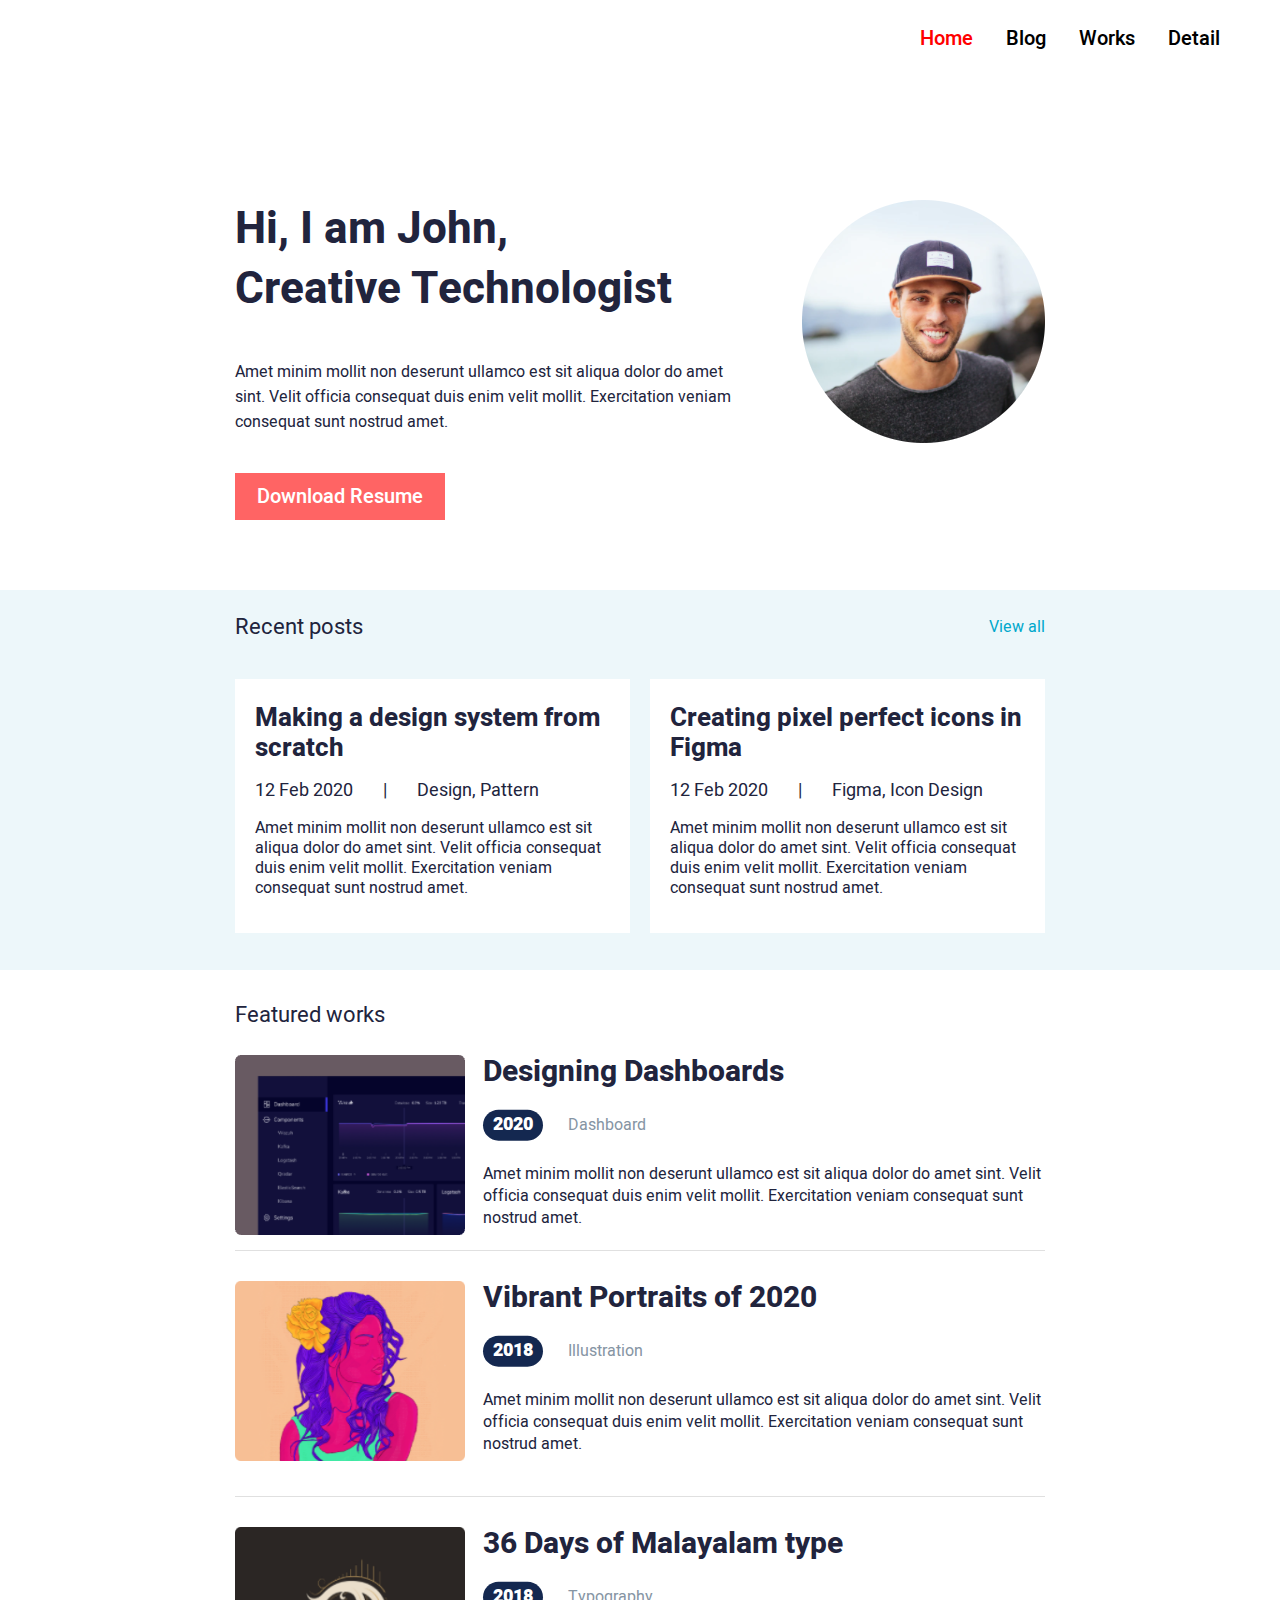
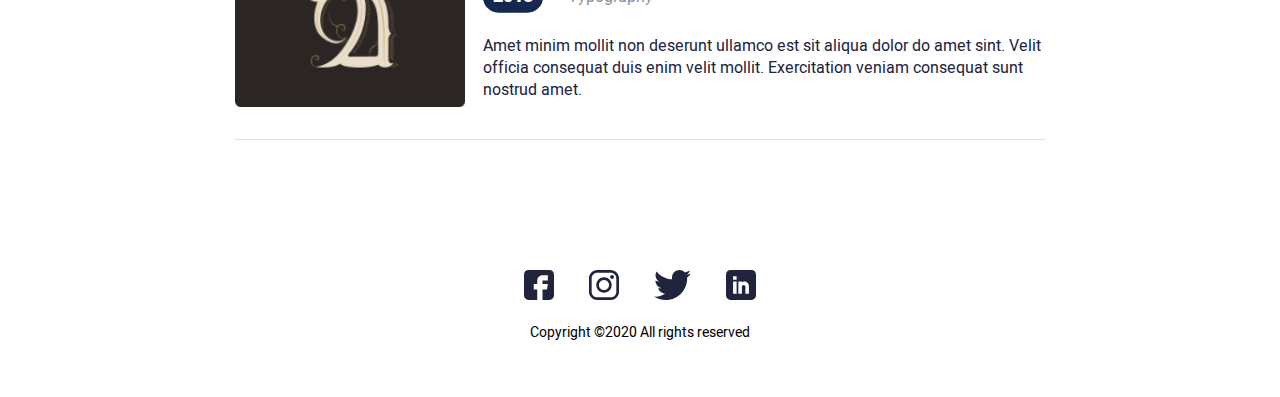
<file: index.html>
<!DOCTYPE html>
<html lang="en">
  <head>
    <meta charset="UTF-8">
    <meta name="viewport" content="width=device-width, initial-scale=1.0">
    <link rel="stylesheet" href="./css/main.css">
    <title>Home</title>
  </head>
  <body>
    <!-- Site Header start -->
    <header class="site-header">
      <div class="header-row">
        <nav class="header__nav">
          <ul class="header__list">
            <li class="header__item">
              <a href="#!" id="active" class="header__link">Home</a>
            </li>
            <li class="header__item">
              <a href="./blog.html" class="header__link">Blog</a>
            </li>
            <li class="header__item">
              <a href="./work.html" class="header__link">Works</a>
            </li>
            <li class="header__item">
              <a href="./detail.html" class="header__link">Detail</a>
            </li>
          </ul>
          <button type="button" class="header__mob">
            <span></span>
            <span></span>
            <span></span>
          </button>
        </nav>
      </div>
    </header>
    <!-- Site Header end -->

    <!-- Site Main start -->
    <main class="site-main">
      <section class="intro-section">
        <div class="container">
          <div class="intro-row">
            <div class="intro-content">
              <h2 class="intro__title">
                Hi, I am John, <br>
                Creative Technologist
              </h2>
              <p class="intro__text">
                Amet minim mollit non deserunt ullamco est sit aliqua dolor do
                amet sint. Velit officia consequat duis enim velit mollit.
                Exercitation veniam consequat sunt nostrud amet.
              </p>
              <a class="intro__btn">Download Resume</a>
            </div>
            <div class="intro-img">
              <img
                src="./images/intro/logo.png"
                alt="logo.png"
                width="243"
                height="243"
               >
            </div>
          </div>
        </div>
      </section>

      <section class="posts">
        <div class="container">
          <div class="posts-row">
            <div class="posts__content">
              <h2 class="posts__title">Recent posts</h2>
              <p class="posts__text">View all</p>
            </div>
            <ul class="posts__list">
              <li class="posts__item">
                <h3 class="posts__item__title">
                  Making a design system from scratch
                </h3>
                <h3 class="posts__item__badge">
                  12 Feb 2020 <span>|</span> Design, Pattern
                </h3>
                <p class="posts__item__text">
                  Amet minim mollit non deserunt ullamco est sit aliqua dolor do
                  amet sint. Velit officia consequat duis enim velit mollit.
                  Exercitation veniam consequat sunt nostrud amet.
                </p>
              </li>
              <li class="posts__item">
                <h3 class="posts__item__title">
                  Creating pixel perfect icons in Figma
                </h3>
                <h3 class="posts__item__badge">
                  12 Feb 2020 <span>|</span> Figma, Icon Design
                </h3>
                <p class="posts__item__text">
                  Amet minim mollit non deserunt ullamco est sit aliqua dolor do
                  amet sint. Velit officia consequat duis enim velit mollit.
                  Exercitation veniam consequat sunt nostrud amet.
                </p>
              </li>
            </ul>
          </div>
        </div>
      </section>

      <section class="works">
        <div class="container">
          <div class="works-row">
            <h2 class="works__title">Featured works</h2>
            <ul class="works__list">
              <li class="works__item">
                <div class="works__item-img">
                  <img
                    src="./images/works/img-01.png"
                    alt="img-01.png"
                    width="246"
                    height="180"
                   >
                </div>
                <div class="works__item-content">
                  <h3 class="item-content__title">Designing Dashboards</h3>
                  <p class="item-content__badge"><span>2020</span> Dashboard</p>
                  <p class="item-content__text">
                    Amet minim mollit non deserunt ullamco est sit aliqua dolor
                    do amet sint. Velit officia consequat duis enim velit
                    mollit. Exercitation veniam consequat sunt nostrud amet.
                  </p>
                </div>
              </li>
              <li class="works__item">
                <div class="works__item-img">
                  <img
                    src="./images/works/img-02.png"
                    alt="img-02.png"
                    width="246"
                    height="180"
                   >
                </div>
                <div class="works__item-content">
                  <h3 class="item-content__title">Vibrant Portraits of 2020</h3>
                  <p class="item-content__badge">
                    <span>2018</span> Illustration
                  </p>
                  <p class="item-content__text">
                    Amet minim mollit non deserunt ullamco est sit aliqua dolor
                    do amet sint. Velit officia consequat duis enim velit
                    mollit. Exercitation veniam consequat sunt nostrud amet.
                  </p>
                </div>
              </li>
              <li class="works__item">
                <div class="works__item-img">
                  <img
                    src="./images/works/img-03.png"
                    alt="img-03.png"
                    width="246"
                    height="184"
                   >
                </div>
                <div class="works__item-content">
                  <h3 class="item-content__title">36 Days of Malayalam type</h3>
                  <p class="item-content__badge">
                    <span>2018</span> Typography
                  </p>
                  <p class="item-content__text">
                    Amet minim mollit non deserunt ullamco est sit aliqua dolor
                    do amet sint. Velit officia consequat duis enim velit
                    mollit. Exercitation veniam consequat sunt nostrud amet.
                  </p>
                </div>
              </li>
            </ul>
          </div>
        </div>
      </section>
    </main>
    <!-- Site Main end -->

    <!-- Footer start -->
    <footer class="site-footer">
      <div class="container">
        <div class="footer-row">
          <ul class="footer__list">
            <li class="footer__item">
              <a href="#!" class="footer__link">
                <img
                  src="./images/footer/fb.svg"
                  alt="fb.svg"
                  width="30"
                  height="30"
                 >
              </a>
            </li>

            <li class="footer__item">
              <a href="#!" class="footer__link">
                <img
                  src="./images/footer/insta.svg"
                  alt="insta.svg"
                  width="30"
                  height="30"
                 >
              </a>
            </li>

            <li class="footer__item">
              <a href="#!" class="footer__link">
                <img
                  src="./images/footer/tw.svg"
                  alt="tw.svg"
                  width="37"
                  height="30"
                 >
              </a>
            </li>

            <li class="footer__item">
              <a href="#!" class="footer__link">
                <img
                  src="./images/footer/linkedin.svg"
                  alt="linkedin.svg"
                  width="30"
                  height="30"
                 >
              </a>
            </li>
          </ul>
          <p class="footer__copyright">Copyright ©2020 All rights reserved</p>
        </div>
      </div>
    </footer>
    <!-- Footer end -->

    <script src="./js/app.js"></script>
  </body>
</html>
</file>
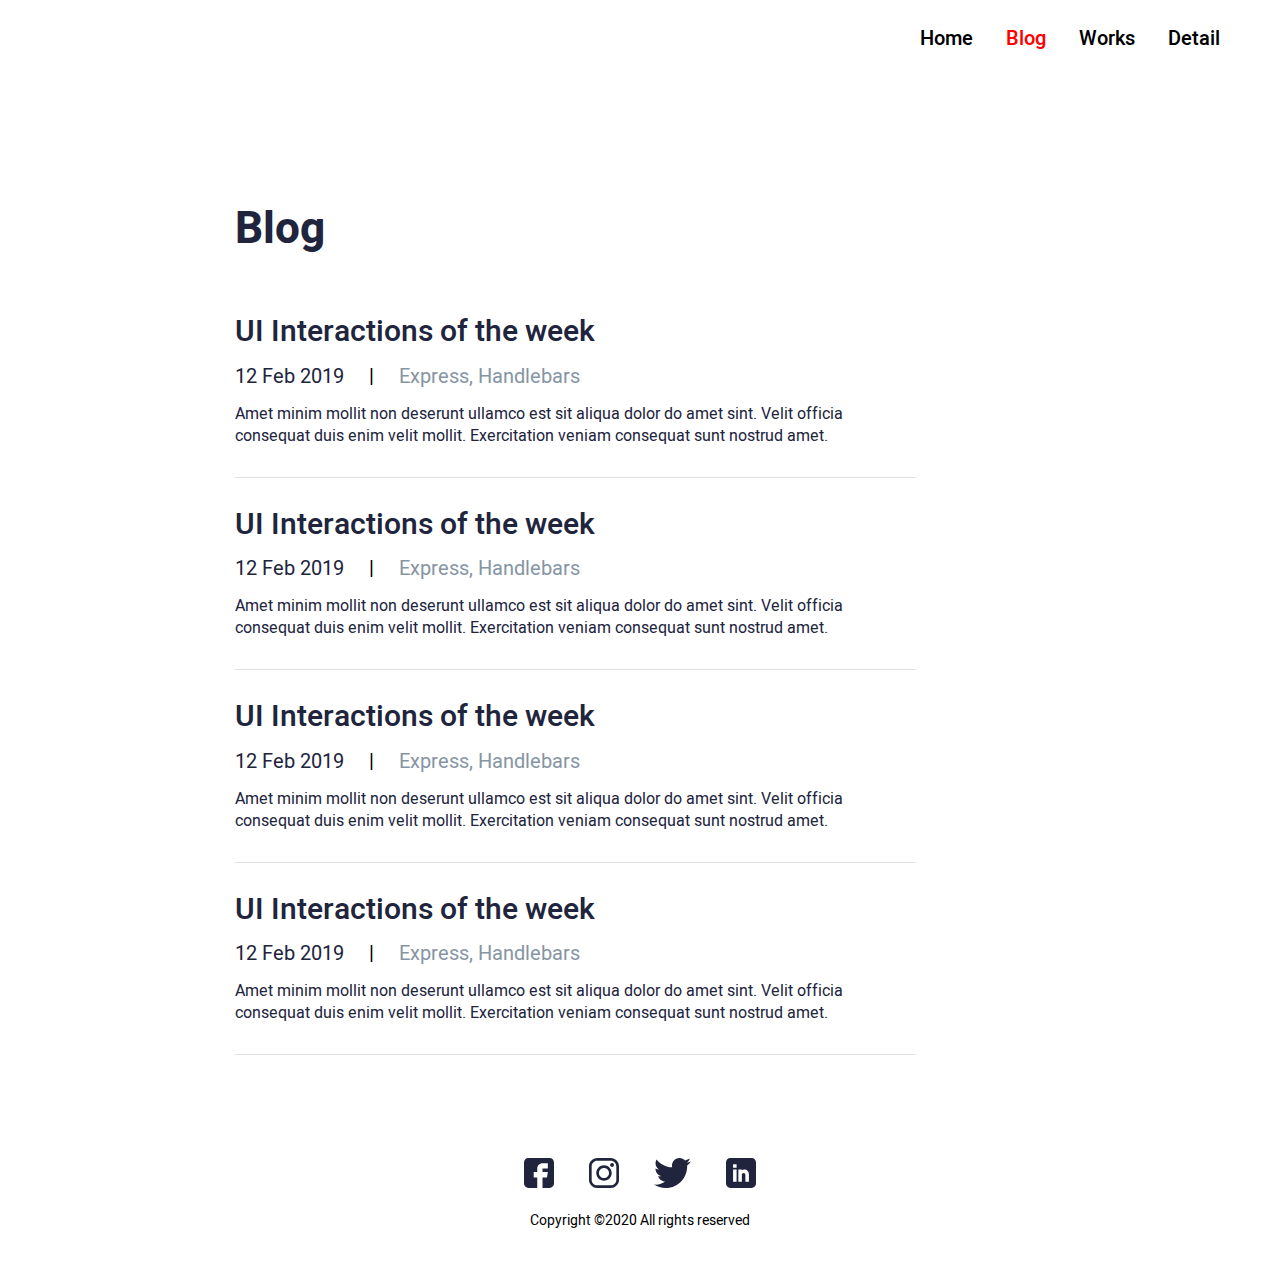
<file: blog.html>
<!DOCTYPE html>
<html lang="en">
  <head>
    <meta charset="UTF-8">
    <meta name="viewport" content="width=device-width, initial-scale=1.0">
    <link rel="stylesheet" href="./css/main.css">
    <title>Blog</title>
  </head>
  <body>
    <!-- Site Header start -->
    <header class="site-header">
      <div class="header-row">
        <nav class="header__nav">
          <ul class="header__list">
            <li class="header__item">
              <a href="./index.html" class="header__link">Home</a>
            </li>
            <li class="header__item">
              <a href="#!" id="active" class="header__link">Blog</a>
            </li>
            <li class="header__item">
              <a href="./work.html" class="header__link">Works</a>
            </li>
            <li class="header__item">
              <a href="./detail.html" class="header__link">Detail</a>
            </li>
          </ul>
          <button type="button" class="header__mob">
            <span></span>
            <span></span>
            <span></span>
          </button>
        </nav>
      </div>
    </header>
    <!-- Site Header end -->

    <!-- Site Main start -->
    <main class="site-main">
      <section class="blog">
        <div class="container">
          <div class="blog-row">
            <h2 class="blog__title">Blog</h2>
            <ul class="blog__list">
              <li class="blog__item">
                <h3 class="blog__item-title">UI Interactions of the week</h3>
                <p class="blog__item-badge">
                  12 Feb 2019 <span>|</span>
                  <span class="light">Express, Handlebars</span>
                </p>
                <p class="blog__item-text">
                  Amet minim mollit non deserunt ullamco est sit aliqua dolor do
                  amet sint. Velit officia consequat duis enim velit mollit.
                  Exercitation veniam consequat sunt nostrud amet.
                </p>
              </li>
              <li class="blog__item">
                <h3 class="blog__item-title">UI Interactions of the week</h3>
                <p class="blog__item-badge">
                  12 Feb 2019 <span>|</span>
                  <span class="light">Express, Handlebars</span>
                </p>
                <p class="blog__item-text">
                  Amet minim mollit non deserunt ullamco est sit aliqua dolor do
                  amet sint. Velit officia consequat duis enim velit mollit.
                  Exercitation veniam consequat sunt nostrud amet.
                </p>
              </li>
              <li class="blog__item">
                <h3 class="blog__item-title">UI Interactions of the week</h3>
                <p class="blog__item-badge">
                  12 Feb 2019 <span>|</span>
                  <span class="light">Express, Handlebars</span>
                </p>
                <p class="blog__item-text">
                  Amet minim mollit non deserunt ullamco est sit aliqua dolor do
                  amet sint. Velit officia consequat duis enim velit mollit.
                  Exercitation veniam consequat sunt nostrud amet.
                </p>
              </li>
              <li class="blog__item">
                <h3 class="blog__item-title">UI Interactions of the week</h3>
                <p class="blog__item-badge">
                  12 Feb 2019 <span>|</span>
                  <span class="light">Express, Handlebars</span>
                </p>
                <p class="blog__item-text">
                  Amet minim mollit non deserunt ullamco est sit aliqua dolor do
                  amet sint. Velit officia consequat duis enim velit mollit.
                  Exercitation veniam consequat sunt nostrud amet.
                </p>
              </li>
            </ul>
          </div>
        </div>
      </section>
    </main>
    <!-- Site Main end -->

    <!-- Footer start -->
    <footer class="site-footer">
      <div class="container">
        <div class="footer-row">
          <ul class="footer__list">
            <li class="footer__item">
              <a href="#!" class="footer__link">
                <img
                  src="./images/footer/fb.svg"
                  alt="fb.svg"
                  width="30"
                  height="30"
                 >
              </a>
            </li>

            <li class="footer__item">
              <a href="#!" class="footer__link">
                <img
                  src="./images/footer/insta.svg"
                  alt="insta.svg"
                  width="30"
                  height="30"
                 >
              </a>
            </li>

            <li class="footer__item">
              <a href="#!" class="footer__link">
                <img
                  src="./images/footer/tw.svg"
                  alt="tw.svg"
                  width="37"
                  height="30"
                 >
              </a>
            </li>

            <li class="footer__item">
              <a href="#!" class="footer__link">
                <img
                  src="./images/footer/linkedin.svg"
                  alt="linkedin.svg"
                  width="30"
                  height="30"
                 >
              </a>
            </li>
          </ul>
          <p class="footer__copyright">Copyright ©2020 All rights reserved</p>
        </div>
      </div>
    </footer>
    <!-- Footer end -->
    
    <script src="./js/app.js"></script>
  </body>
</html>
</file>
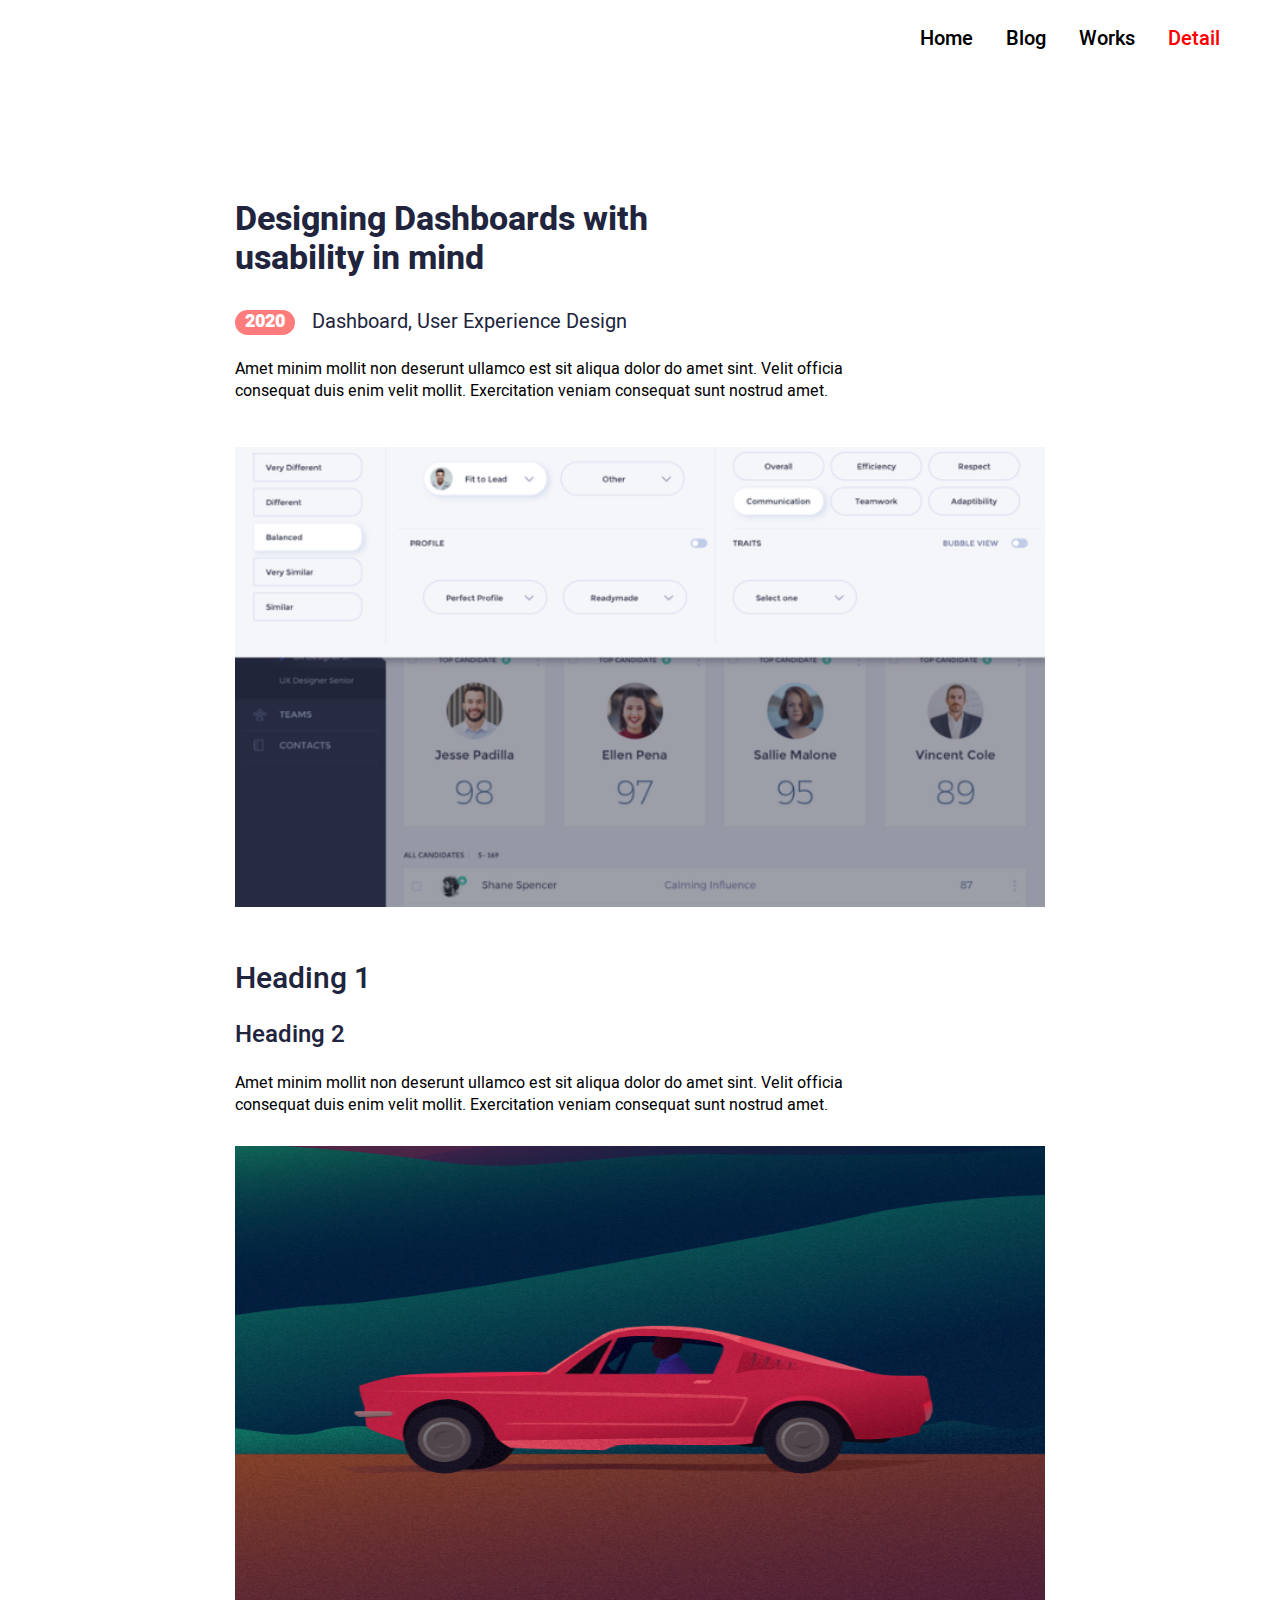
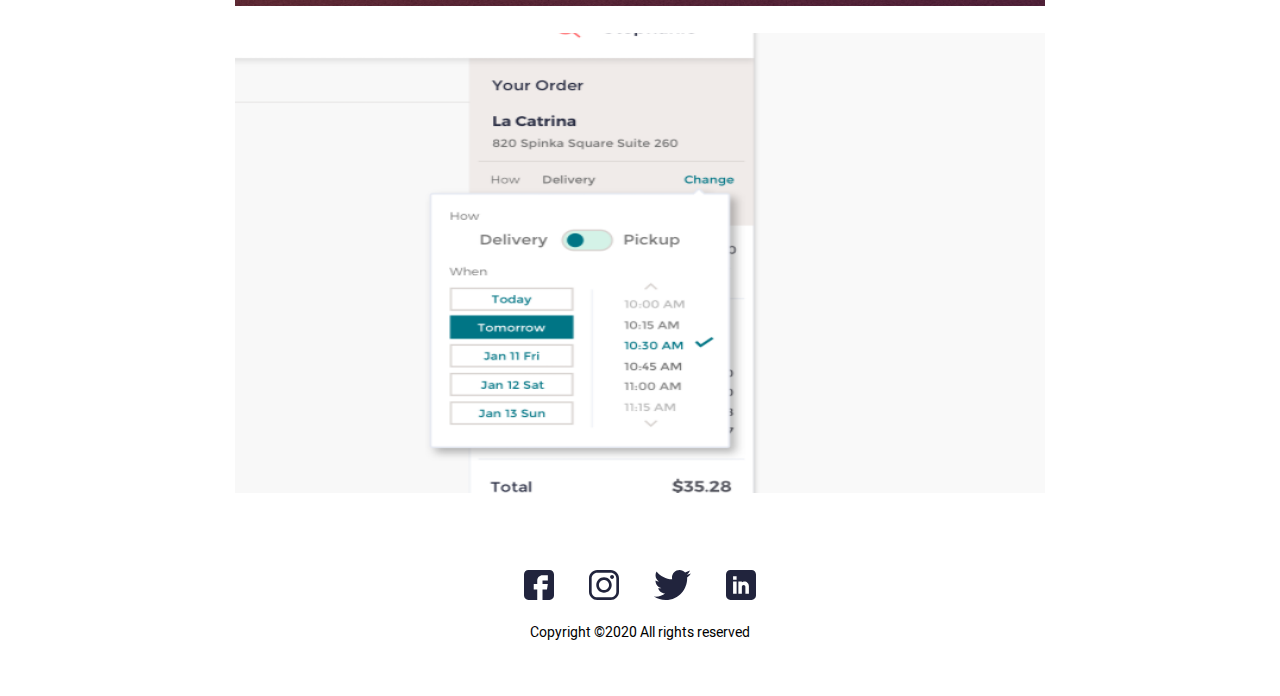
<file: detail.html>
<!DOCTYPE html>
<html lang="en">
  <head>
    <meta charset="UTF-8">
    <meta name="viewport" content="width=device-width, initial-scale=1.0">
    <link rel="stylesheet" href="./css/main.css">
    <title>Detail</title>
  </head>
  <body>
    <!-- Site Header start -->
    <header class="site-header">
      <div class="header-row">
        <nav class="header__nav">
          <ul class="header__list">
            <li class="header__item">
              <a href="./index.html" class="header__link">Home</a>
            </li>
            <li class="header__item">
              <a href="./blog.html" class="header__link">Blog</a>
            </li>
            <li class="header__item">
              <a href="./work.html" class="header__link">Works</a>
            </li>
            <li class="header__item">
              <a href="#!" id="active" class="header__link">Detail</a>
            </li>
          </ul>
          <button type="button" class="header__mob">
            <span></span>
            <span></span>
            <span></span>
          </button>
        </nav>
      </div>
    </header>
    <!-- Site Header end -->

    <!-- Site Main start -->
    <main class="site-main">
      <section class="detail">
        <div class="container">
          <div class="detail-row">
            <div class="detail-content">
              <h2 class="detail-content__title">
                Designing Dashboards with usability in mind
              </h2>
              <p class="detail-content__badge">
                <span>2020</span> Dashboard, User Experience Design
              </p>
              <p class="detail-content__text">
                Amet minim mollit non deserunt ullamco est sit aliqua dolor do
                amet sint. Velit officia consequat duis enim velit mollit.
                Exercitation veniam consequat sunt nostrud amet.
              </p>
            </div>
            <div class="detail-img">
              <img
                src="./images/detail/img.png"
                alt="img.png"
                width="680"
                height="460"
               >
            </div>
          </div>
        </div>
      </section>

      <section class="heading">
        <div class="container">
          <div class="heading-row">
            <div class="heading__content">
              <h1 class="heading__title">Heading 1</h1>
              <h2 class="heading__subtitle">Heading 2</h2>
              <p class="heading__text">
                Amet minim mollit non deserunt ullamco est sit aliqua dolor do
                amet sint. Velit officia consequat duis enim velit mollit.
                Exercitation veniam consequat sunt nostrud amet.
              </p>
            </div>
            <div class="heading__img-wrapper">
              <img
                src="./images/detail/img-01.png"
                alt="img-01.png"
                class="heading__img"
                width="680"
                height="460"
               >
              <img
                src="./images/detail/img-02.png"
                alt="img-02.png"
                class="heading__img"
                width="680"
                height="460"
               >
            </div>
          </div>
        </div>
      </section>
    </main>
    <!-- Site Main end -->

    <!-- Footer start -->
    <footer class="site-footer">
      <div class="container">
        <div class="footer-row">
          <ul class="footer__list">
            <li class="footer__item">
              <a href="#!" class="footer__link">
                <img
                  src="./images/footer/fb.svg"
                  alt="fb.svg"
                  width="30"
                  height="30"
                 >
              </a>
            </li>

            <li class="footer__item">
              <a href="#!" class="footer__link">
                <img
                  src="./images/footer/insta.svg"
                  alt="insta.svg"
                  width="30"
                  height="30"
                 >
              </a>
            </li>

            <li class="footer__item">
              <a href="#!" class="footer__link">
                <img
                  src="./images/footer/tw.svg"
                  alt="tw.svg"
                  width="37"
                  height="30"
                 >
              </a>
            </li>

            <li class="footer__item">
              <a href="#!" class="footer__link">
                <img
                  src="./images/footer/linkedin.svg"
                  alt="linkedin.svg"
                  width="30"
                  height="30"
                 >
              </a>
            </li>
          </ul>
          <p class="footer__copyright">Copyright ©2020 All rights reserved</p>
        </div>
      </div>
    </footer>
    <!-- Footer end -->
    
    <script src="./js/app.js"></script>
  </body>
</html>
</file>
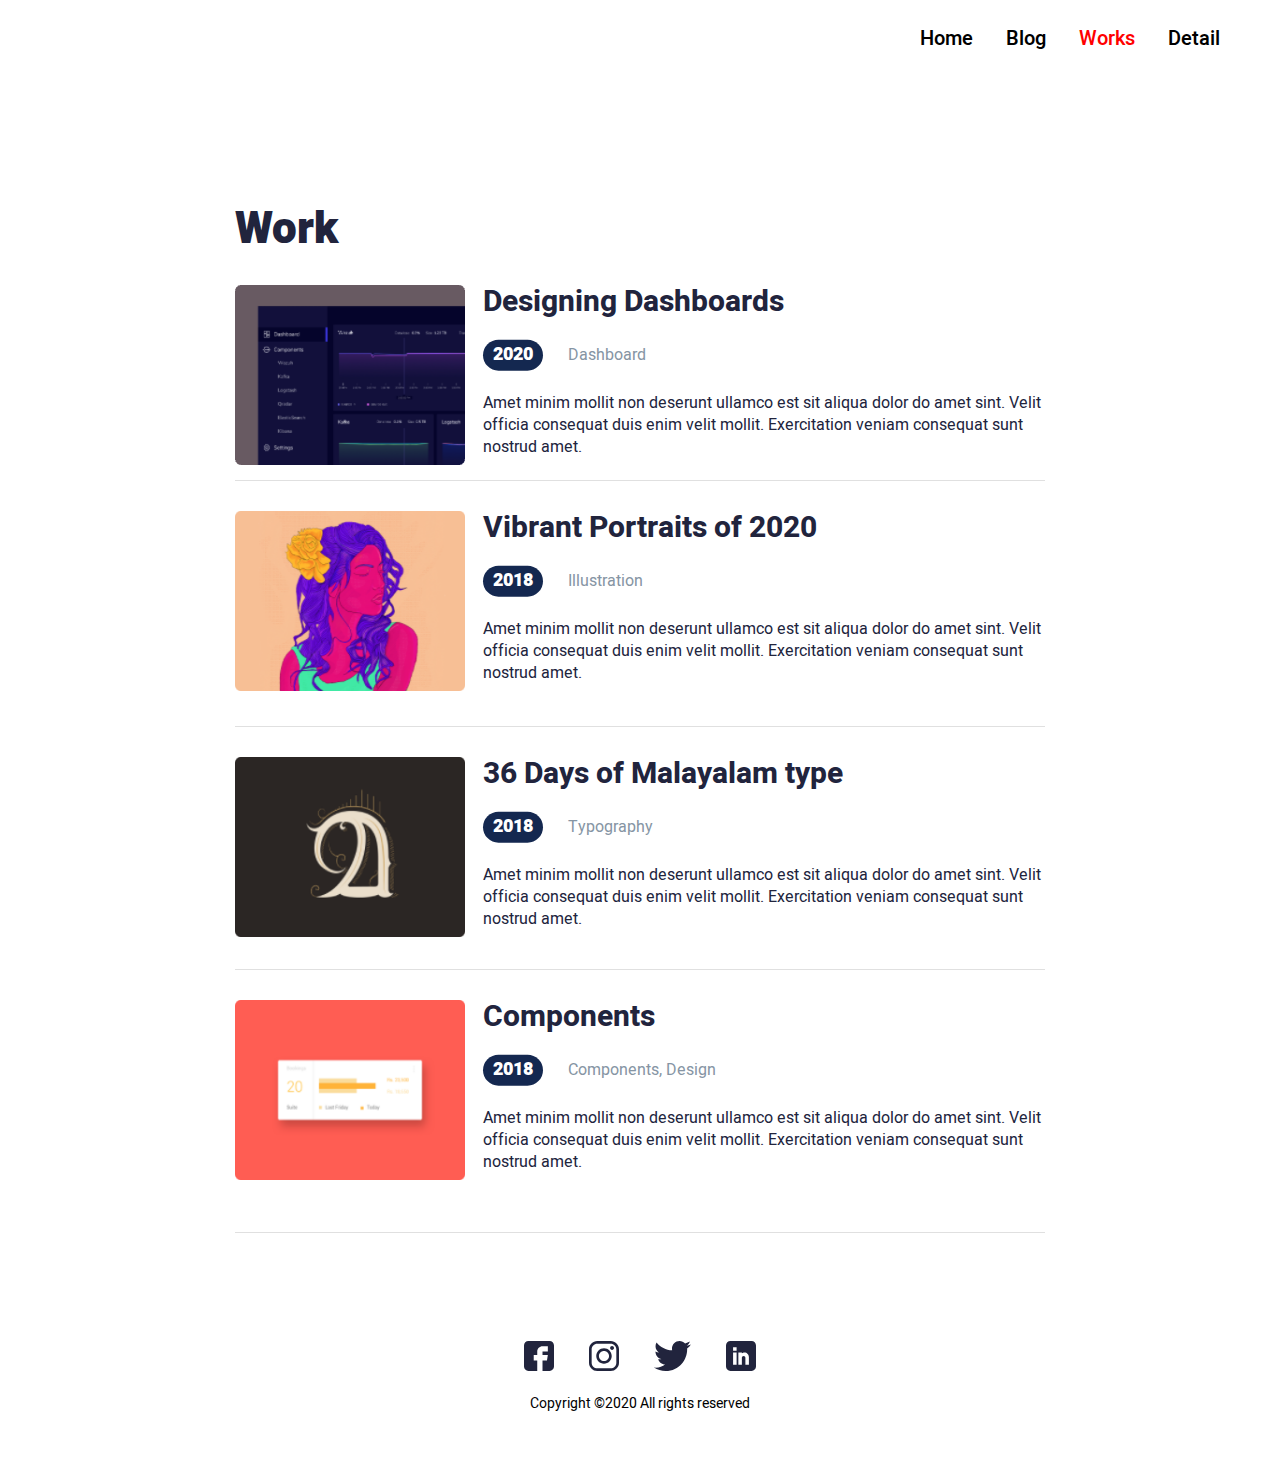
<file: work.html>
<!DOCTYPE html>
<html lang="en">
  <head>
    <meta charset="UTF-8">
    <meta name="viewport" content="width=device-width, initial-scale=1.0">
    <link rel="stylesheet" href="./css/main.css">
    <title>Work</title>
  </head>
  <body>
    <!-- Site Header start -->
    <header class="site-header">
      <div class="header-row">
        <nav class="header__nav">
          <ul class="header__list">
            <li class="header__item">
              <a href="./index.html" class="header__link">Home</a>
            </li>
            <li class="header__item">
              <a href="./blog.html" class="header__link">Blog</a>
            </li>
            <li class="header__item">
              <a href="#!" id="active" class="header__link">Works</a>
            </li>
            <li class="header__item">
              <a href="./detail.html" class="header__link">Detail</a>
            </li>
          </ul>
          <button type="button" class="header__mob">
            <span></span>
            <span></span>
            <span></span>
          </button>
        </nav>
      </div>
    </header>
    <!-- Site Header end -->

    <!-- Site Main start -->
    <main class="site-main">
      <section class="work">
        <div class="container">
          <div class="works-row">
            <h2 class="works__title">Work</h2>
            <ul class="works__list">
              <li class="works__item">
                <div class="works__item-img">
                  <img
                    src="./images/works/img-01.png"
                    alt="img-01.png"
                    width="246"
                    height="180"
                   >
                </div>
                <div class="works__item-content">
                  <h3 class="item-content__title">Designing Dashboards</h3>
                  <p class="item-content__badge"><span>2020</span> Dashboard</p>
                  <p class="item-content__text">
                    Amet minim mollit non deserunt ullamco est sit aliqua dolor
                    do amet sint. Velit officia consequat duis enim velit
                    mollit. Exercitation veniam consequat sunt nostrud amet.
                  </p>
                </div>
              </li>
              <li class="works__item">
                <div class="works__item-img">
                  <img
                    src="./images/works/img-02.png"
                    alt="img-02.png"
                    width="246"
                    height="180"
                   >
                </div>
                <div class="works__item-content">
                  <h3 class="item-content__title">Vibrant Portraits of 2020</h3>
                  <p class="item-content__badge">
                    <span>2018</span> Illustration
                  </p>
                  <p class="item-content__text">
                    Amet minim mollit non deserunt ullamco est sit aliqua dolor
                    do amet sint. Velit officia consequat duis enim velit
                    mollit. Exercitation veniam consequat sunt nostrud amet.
                  </p>
                </div>
              </li>
              <li class="works__item">
                <div class="works__item-img">
                  <img
                    src="./images/works/img-03.png"
                    alt="img-03.png"
                    width="246"
                    height="184"
                   >
                </div>
                <div class="works__item-content">
                  <h3 class="item-content__title">36 Days of Malayalam type</h3>
                  <p class="item-content__badge">
                    <span>2018</span> Typography
                  </p>
                  <p class="item-content__text">
                    Amet minim mollit non deserunt ullamco est sit aliqua dolor
                    do amet sint. Velit officia consequat duis enim velit
                    mollit. Exercitation veniam consequat sunt nostrud amet.
                  </p>
                </div>
              </li>
              <li class="works__item">
                <div class="works__item-img">
                  <img
                    src="./images/works/img-04.png"
                    alt="img-04.png"
                    width="246"
                    height="184"
                   >
                </div>
                <div class="works__item-content">
                  <h3 class="item-content__title">Components</h3>
                  <p class="item-content__badge">
                    <span>2018</span> Components, Design
                  </p>
                  <p class="item-content__text">
                    Amet minim mollit non deserunt ullamco est sit aliqua dolor
                    do amet sint. Velit officia consequat duis enim velit
                    mollit. Exercitation veniam consequat sunt nostrud amet.
                  </p>
                </div>
              </li>
            </ul>
          </div>
        </div>
      </section>
    </main>
    <!-- Site Main end -->

    <!-- Footer start -->
    <footer class="site-footer">
      <div class="container">
        <div class="footer-row">
          <ul class="footer__list">
            <li class="footer__item">
              <a href="#!" class="footer__link">
                <img
                  src="./images/footer/fb.svg"
                  alt="fb.svg"
                  width="30"
                  height="30"
                 >
              </a>
            </li>

            <li class="footer__item">
              <a href="#!" class="footer__link">
                <img
                  src="./images/footer/insta.svg"
                  alt="insta.svg"
                  width="30"
                  height="30"
                 >
              </a>
            </li>

            <li class="footer__item">
              <a href="#!" class="footer__link">
                <img
                  src="./images/footer/tw.svg"
                  alt="tw.svg"
                  width="37"
                  height="30"
                 >
              </a>
            </li>

            <li class="footer__item">
              <a href="#!" class="footer__link">
                <img
                  src="./images/footer/linkedin.svg"
                  alt="linkedin.svg"
                  width="30"
                  height="30"
                 >
              </a>
            </li>
          </ul>
          <p class="footer__copyright">Copyright ©2020 All rights reserved</p>
        </div>
      </div>
    </footer>
    <!-- Footer end -->
    
    <script src="./js/app.js"></script>
  </body>
</html>
</file>
<file: css/main.css>
html {
  min-height: 100vh;
}

body {
  min-height: 100vh;
  display: flex;
  flex-direction: column;
  font-family: "Heebo", sans-serif;
}

@font-face {
  font-family: "Heebo";
  src: url("../fonts/Heebo-Black.eot");
  src: local("Heebo-Black"), url("../fonts/?#iefix") format("embedded-opentype"), url("../fonts/Heebo-Black.woff2") format("woff2"), url("../fonts/Heebo-Black.woff") format("woff"), url("../fonts/Heebo-Black.ttf") format("truetype");
  font-weight: 900;
  font-style: normal;
}
@font-face {
  font-family: "Heebo";
  src: url("../fonts/Heebo-Bold.eot");
  src: local("Heebo Bold"), local("Heebo-Bold"), url("../fonts/?#iefix") format("embedded-opentype"), url("../fonts/Heebo-Bold.woff2") format("woff2"), url("../fonts/Heebo-Bold.woff") format("woff"), url("../fonts/Heebo-Bold.ttf") format("truetype");
  font-weight: 700;
  font-style: normal;
}
@font-face {
  font-family: "Heebo";
  src: url("../fonts/Heebo-Medium.eot");
  src: local("Heebo-Medium"), url("../fonts/Heebo-Medium.eot?#iefix") format("embedded-opentype"), url("../fonts/Heebo-Medium.woff2") format("woff2"), url("../fonts/Heebo-Medium.woff") format("woff"), url("../fonts/Heebo-Medium.ttf") format("truetype");
  font-weight: 500;
  font-style: normal;
}
@font-face {
  font-family: "Heebo";
  src: url("../fonts/Heebo-Regular.eot");
  src: local("Heebo-Regular"), url("../fonts/?#iefix") format("embedded-opentype"), url("../fonts/Heebo-Regular.woff2") format("woff2"), url("../fonts/Heebo-Regular.woff") format("woff"), url("../fonts/Heebo-Regular.ttf") format("truetype");
  font-weight: 400;
  font-style: normal;
}
:root {
  --container-width: 850px;
  --container-padding: 20px;
  --primary: #ff6464;
  --secondry: #00a8cc;
  --text-color: #21243d;
  --light: #8695a4;
}

.none {
  display: none !important;
}

#active {
  color: red;
}

.container {
  margin: 0 auto;
  padding: 0 var(--container-padding);
  max-width: var(--container-width);
}

/* Reset and base styles  */
* {
  padding: 0px;
  margin: 0px;
  border: none;
  scroll-behavior: smooth;
}

*,
*::before,
*::after {
  box-sizing: border-box;
}

/* Links */
a,
a:link,
a:visited {
  text-decoration: none;
}

a:hover {
  text-decoration: none;
}

/* Common */
aside,
nav,
footer,
header,
section,
main {
  display: block;
}

h1,
h2,
h3,
h4,
h5,
h6,
p {
  font-size: inherit;
  font-weight: inherit;
}

ul,
ul li {
  list-style: none;
}

img {
  vertical-align: top;
}

img,
svg {
  max-width: 100%;
  height: auto;
}

address {
  font-style: normal;
}

/* Form */
input,
textarea,
button,
select {
  font-family: inherit;
  font-size: inherit;
  color: inherit;
  background-color: transparent;
}

input::-ms-clear {
  display: none;
}

button,
input[type=submit] {
  display: inline-block;
  box-shadow: none;
  background-color: transparent;
  background: none;
  cursor: pointer;
}

input:focus,
input:active,
button:focus,
button:active {
  outline: none;
}

button::-moz-focus-inner {
  padding: 0;
  border: 0;
}

label {
  cursor: pointer;
}

legend {
  display: block;
}

/*! normalize.css v8.0.1 | MIT License | github.com/necolas/normalize.css */
/* Document
   ========================================================================== */
/**
 * 1. Correct the line height in all browsers.
 * 2. Prevent adjustments of font size after orientation changes in iOS.
 */
html {
  line-height: 1.15; /* 1 */
  -webkit-text-size-adjust: 100%; /* 2 */
}

/* Sections
     ========================================================================== */
/**
   * Remove the margin in all browsers.
   */
body {
  margin: 0;
}

/**
   * Render the `main` element consistently in IE.
   */
main {
  display: block;
}

/**
   * Correct the font size and margin on `h1` elements within `section` and
   * `article` contexts in Chrome, Firefox, and Safari.
   */
h1 {
  font-size: 2em;
  margin: 0.67em 0;
}

/* Grouping content
     ========================================================================== */
/**
   * 1. Add the correct box sizing in Firefox.
   * 2. Show the overflow in Edge and IE.
   */
hr {
  box-sizing: content-box; /* 1 */
  height: 0; /* 1 */
  overflow: visible; /* 2 */
}

/**
   * 1. Correct the inheritance and scaling of font size in all browsers.
   * 2. Correct the odd `em` font sizing in all browsers.
   */
pre {
  font-family: monospace, monospace; /* 1 */
  font-size: 1em; /* 2 */
}

/* Text-level semantics
     ========================================================================== */
/**
   * Remove the gray background on active links in IE 10.
   */
a {
  background-color: transparent;
}

/**
   * 1. Remove the bottom border in Chrome 57-
   * 2. Add the correct text decoration in Chrome, Edge, IE, Opera, and Safari.
   */
abbr[title] {
  border-bottom: none; /* 1 */
  text-decoration: underline; /* 2 */
  -webkit-text-decoration: underline dotted;
          text-decoration: underline dotted; /* 2 */
}

/**
   * Add the correct font weight in Chrome, Edge, and Safari.
   */
b,
strong {
  font-weight: bolder;
}

/**
   * 1. Correct the inheritance and scaling of font size in all browsers.
   * 2. Correct the odd `em` font sizing in all browsers.
   */
code,
kbd,
samp {
  font-family: monospace, monospace; /* 1 */
  font-size: 1em; /* 2 */
}

/**
   * Add the correct font size in all browsers.
   */
small {
  font-size: 80%;
}

/**
   * Prevent `sub` and `sup` elements from affecting the line height in
   * all browsers.
   */
sub,
sup {
  font-size: 75%;
  line-height: 0;
  position: relative;
  vertical-align: baseline;
}

sub {
  bottom: -0.25em;
}

sup {
  top: -0.5em;
}

/* Embedded content
     ========================================================================== */
/**
   * Remove the border on images inside links in IE 10.
   */
img {
  border-style: none;
}

/* Forms
     ========================================================================== */
/**
   * 1. Change the font styles in all browsers.
   * 2. Remove the margin in Firefox and Safari.
   */
button,
input,
optgroup,
select,
textarea {
  font-family: inherit; /* 1 */
  font-size: 100%; /* 1 */
  line-height: 1.15; /* 1 */
  margin: 0; /* 2 */
}

/**
   * Show the overflow in IE.
   * 1. Show the overflow in Edge.
   */
button,
input {
  /* 1 */
  overflow: visible;
}

/**
   * Remove the inheritance of text transform in Edge, Firefox, and IE.
   * 1. Remove the inheritance of text transform in Firefox.
   */
button,
select {
  /* 1 */
  text-transform: none;
}

/**
   * Correct the inability to style clickable types in iOS and Safari.
   */
button,
[type=button],
[type=reset],
[type=submit] {
  -webkit-appearance: button;
}

/**
   * Remove the inner border and padding in Firefox.
   */
button::-moz-focus-inner,
[type=button]::-moz-focus-inner,
[type=reset]::-moz-focus-inner,
[type=submit]::-moz-focus-inner {
  border-style: none;
  padding: 0;
}

/**
   * Restore the focus styles unset by the previous rule.
   */
button:-moz-focusring,
[type=button]:-moz-focusring,
[type=reset]:-moz-focusring,
[type=submit]:-moz-focusring {
  outline: 1px dotted ButtonText;
}

/**
   * Correct the padding in Firefox.
   */
fieldset {
  padding: 0.35em 0.75em 0.625em;
}

/**
   * 1. Correct the text wrapping in Edge and IE.
   * 2. Correct the color inheritance from `fieldset` elements in IE.
   * 3. Remove the padding so developers are not caught out when they zero out
   *    `fieldset` elements in all browsers.
   */
legend {
  box-sizing: border-box; /* 1 */
  color: inherit; /* 2 */
  display: table; /* 1 */
  max-width: 100%; /* 1 */
  padding: 0; /* 3 */
  white-space: normal; /* 1 */
}

/**
   * Add the correct vertical alignment in Chrome, Firefox, and Opera.
   */
progress {
  vertical-align: baseline;
}

/**
   * Remove the default vertical scrollbar in IE 10+.
   */
textarea {
  overflow: auto;
}

/**
   * 1. Add the correct box sizing in IE 10.
   * 2. Remove the padding in IE 10.
   */
[type=checkbox],
[type=radio] {
  box-sizing: border-box; /* 1 */
  padding: 0; /* 2 */
}

/**
   * Correct the cursor style of increment and decrement buttons in Chrome.
   */
[type=number]::-webkit-inner-spin-button,
[type=number]::-webkit-outer-spin-button {
  height: auto;
}

/**
   * 1. Correct the odd appearance in Chrome and Safari.
   * 2. Correct the outline style in Safari.
   */
[type=search] {
  -webkit-appearance: textfield; /* 1 */
  outline-offset: -2px; /* 2 */
}

/**
   * Remove the inner padding in Chrome and Safari on macOS.
   */
[type=search]::-webkit-search-decoration {
  -webkit-appearance: none;
}

/**
   * 1. Correct the inability to style clickable types in iOS and Safari.
   * 2. Change font properties to `inherit` in Safari.
   */
::-webkit-file-upload-button {
  -webkit-appearance: button; /* 1 */
  font: inherit; /* 2 */
}

/* Interactive
     ========================================================================== */
/*
   * Add the correct display in Edge, IE 10+, and Firefox.
   */
details {
  display: block;
}

/*
   * Add the correct display in all browsers.
   */
summary {
  display: list-item;
}

/* Misc
     ========================================================================== */
/**
   * Add the correct display in IE 10+.
   */
template {
  display: none;
}

/**
   * Add the correct display in IE 10.
   */
[hidden] {
  display: none;
}

.site-header {
  padding: 27px 60px 150px;
}

.header__nav {
  display: flex;
  justify-content: end;
}

.header__list {
  display: flex;
  align-items: center;
  -moz-column-gap: 33px;
       column-gap: 33px;
}

.header__link {
  font-size: 20px;
  font-weight: 500;
  line-height: auto;
  color: #000;
  transition: color 0.3s ease-in;
}

.header__link:hover {
  color: red;
}

.header__mob {
  display: none;
  width: 30px;
  height: 18px;
}

.header__mob span {
  width: 100%;
  height: 2px;
  background-color: var(--text-color);
}

@media (max-width: 620px) {
  .site-header {
    padding: 20px 18px 80px;
  }
}
@media (max-width: 425px) {
  .site-header {
    height: 80px;
    padding: 20px 18px 42px;
  }
  .header__nav--mobile {
    padding: 20px 18px 42px;
    position: fixed;
    right: 0;
    top: 0;
    width: 50%;
    height: 100%;
    background-color: #fff;
  }
  .header__nav--mobile .header__list {
    display: flex;
    flex-direction: column;
    align-items: center;
    justify-content: center;
    row-gap: 20px;
  }
  .header__nav--mobile .header__mob {
    display: flex;
    justify-content: space-between;
    flex-direction: column;
    align-items: center;
  }
  .header__mob {
    display: flex;
    flex-direction: column;
    justify-content: space-between;
    width: 30px;
    height: 18px;
  }
  .header__mob span {
    width: 100%;
    height: 2px;
    display: block;
    background-color: var(--text-color);
  }
  .header__list {
    display: none;
  }
}
.intro-section {
  padding-bottom: 70px;
}

.intro-row {
  display: flex;
  align-items: flex-start;
  justify-content: space-between;
}

.intro-content {
  max-width: 505px;
}

.intro__title {
  margin-bottom: 40px;
  font-size: 44px;
  font-weight: 700;
  line-height: 60px;
  color: #000;
  color: var(--text-color);
}

.intro__text {
  margin-bottom: 38px;
  font-size: 16px;
  font-weight: 400;
  line-height: 25px;
  color: #000;
  color: var(--text-color);
}

.intro__btn {
  padding: 10px 20px;
  width: 210px;
  height: 47px;
  display: flex;
  align-items: center;
  justify-content: center;
  font-size: 20px;
  font-weight: 500;
  line-height: auto;
  color: #000;
  background-color: var(--primary);
  border: 1px solid transparent;
  color: #fff;
  cursor: pointer;
}

.intro__btn:hover {
  background-color: transparent;
  border: 1px solid var(--primary);
  color: var(--primary);
}

.intro__btn:active {
  position: relative;
  top: 1px;
}

@media (max-width: 790px) {
  .intro-content {
    max-width: 450px;
  }
}
@media (max-width: 730px) {
  .intro-content {
    max-width: 400px;
  }
  .intro__title {
    margin-bottom: 20px;
    font-size: 33px;
  }
  .intro__text {
    margin-bottom: 30px;
    font-size: 15px;
  }
}
@media (max-width: 690px) {
  .intro-content {
    max-width: 330px;
  }
  .intro__title {
    margin-bottom: 20px;
    font-size: 33px;
  }
  .intro__text {
    margin-bottom: 30px;
    font-size: 15px;
  }
}
@media (max-width: 620px) {
  .intro-section {
    padding-bottom: 60px;
  }
  .intro-row {
    display: flex;
    flex-direction: column;
    align-items: center;
    justify-content: center;
    text-align: center;
  }
  .intro-content {
    order: 2;
    max-width: 100%;
    display: flex;
    flex-direction: column;
    align-items: center;
  }
  .intro-img {
    margin-bottom: 35px;
  }
  .intro__title {
    margin-bottom: 20px;
    font-size: 25px;
    line-height: 38px;
  }
}
.posts {
  padding: 7px 0px 37px;
  background-color: #edf7fa;
}

.posts__content {
  margin-bottom: 22px;
  display: flex;
  align-items: center;
  justify-content: space-between;
}

.posts__title {
  font-size: 22px;
  font-weight: 400;
  line-height: 60px;
  color: #000;
  color: var(--text-color);
}

.posts__text {
  font-size: 16px;
  font-weight: 400;
  line-height: auto;
  color: #000;
  color: var(--secondry);
}

.posts__list {
  display: flex;
  align-items: center;
  -moz-column-gap: 20px;
       column-gap: 20px;
}

.posts__item {
  padding: 25px 20px 35px;
  width: 418px;
  background-color: #fff;
}

.posts__item__title {
  margin-bottom: 17px;
  font-size: 26px;
  font-weight: 700;
  line-height: auto;
  color: #000;
  color: var(--text-color);
}

.posts__item__badge {
  margin-bottom: 17px;
  display: flex;
  align-items: center;
  font-size: 18px;
  font-weight: 400;
  line-height: auto;
  color: #000;
  color: var(--text-color);
}

.posts__item__badge span {
  margin: 0px 30px;
}

.posts__item__text {
  font-size: 16px;
  font-weight: 400;
  line-height: 20px;
  color: #000;
  color: var(--text-color);
}

@media (max-width: 780px) {
  .posts__list {
    display: flex;
    flex-direction: column;
    align-items: center;
    row-gap: 17px;
  }
  .posts__content {
    margin-bottom: 0px;
    display: flex;
    align-items: center;
    justify-content: center;
  }
  .posts__text {
    display: none;
  }
  .posts__item {
    padding: 25px 20px 35px;
    width: 80%;
  }
}
@media (max-width: 430px) {
  .posts__list {
    display: flex;
    flex-direction: column;
    align-items: center;
    row-gap: 17px;
  }
  .posts__content {
    margin-bottom: 0px;
    display: flex;
    align-items: center;
    justify-content: center;
  }
  .posts__text {
    display: none;
  }
  .posts__item {
    padding: 12px 8px 22px 19px;
    width: 100%;
  }
  .posts__item__title {
    margin-bottom: 12px;
    font-size: 22px;
    line-height: 30px;
  }
  .posts__item__badge {
    margin-bottom: 19px;
    font-size: 16px;
  }
  .posts__item__text {
    line-height: 22px;
  }
}
.works {
  padding: 15px 0px 80px;
}

.works__title {
  margin-bottom: 10px;
  font-size: 22px;
  font-weight: 400;
  line-height: 60px;
  color: #000;
  color: var(--text-color);
}

.works__list {
  display: flex;
  flex-direction: column;
  row-gap: 30px;
}

.works__item {
  display: flex;
  -moz-column-gap: 18px;
       column-gap: 18px;
  align-items: start;
}

.works__item:nth-child(1) {
  padding-bottom: 15px;
  border-bottom: 1px solid #e0e0e0;
}

.works__item:nth-child(2) {
  padding-bottom: 35px;
  border-bottom: 1px solid #e0e0e0;
}

.works__item:nth-child(3) {
  padding-bottom: 32px;
  border-bottom: 1px solid #e0e0e0;
}

.works__item:nth-child(4) {
  padding-bottom: 52px;
  border-bottom: 1px solid #e0e0e0;
}

.works__item-img {
  width: 246px;
  height: 180px;
}

.works__item-img img {
  width: 100%;
  height: 100%;
}

.works__item-content {
  width: 600px;
}

.item-content__title {
  margin-bottom: 20px;
  font-size: 30px;
  font-weight: 700;
  line-height: auto;
  color: #000;
  color: var(--text-color);
}

.item-content__badge {
  margin-bottom: 22px;
  display: flex;
  align-items: center;
  -moz-column-gap: 25px;
       column-gap: 25px;
  color: var(--light);
}

.item-content__badge span {
  position: relative;
  padding: 5px 10px;
  font-size: 18px;
  font-weight: 900;
  line-height: auto;
  color: #000;
  display: inline-block;
  color: #fff;
}

.item-content__badge span::before {
  content: "";
  position: absolute;
  top: 50%;
  left: 50%;
  transform: translate(-50%, -50%);
  width: 100%;
  height: 100%;
  background-color: #142850;
  border-radius: 16px;
  z-index: -1;
}

.item-content__text {
  font-size: 16px;
  font-weight: 400;
  line-height: 22px;
  color: #000;
  color: var(--text-color);
}

@media (max-width: 780px) {
  .works__list {
    display: flex;
    flex-direction: column;
    align-items: center;
    row-gap: 30px;
  }
  .works__item {
    width: 80%;
    display: flex;
    flex-direction: column;
    justify-content: center;
    align-items: center;
    text-align: center;
  }
  .works__item-img {
    margin-bottom: 17px;
    width: 100%;
    height: 100%;
  }
  .works__item-content {
    text-align: left;
    width: auto;
  }
  .item-content__badge {
    margin-bottom: 22px;
    display: flex;
    align-items: center;
    justify-content: center;
  }
}
@media (max-width: 425px) {
  .works__list {
    display: flex;
    flex-direction: column;
    align-items: center;
    row-gap: 30px;
  }
  .works__item {
    width: 100%;
  }
  .works__item-content {
    text-align: left;
    width: auto;
  }
  .item-content__badge {
    margin-bottom: 22px;
    justify-content: left;
  }
}
.blog__title {
  margin-bottom: 55px;
  font-size: 44px;
  font-weight: 700;
  line-height: 60px;
  color: #000;
  color: var(--text-color);
}

.blog__list {
  margin-bottom: 53px;
  display: flex;
  flex-direction: column;
  row-gap: 30px;
}

.blog__item {
  padding-bottom: 30px;
  max-width: 680px;
  border-bottom: 1px solid #e0e0e0;
}

.blog__item-title {
  margin-bottom: 15px;
  font-size: 30px;
  font-weight: 500;
  line-height: auto;
  color: #000;
  color: var(--text-color);
}

.blog__item-badge {
  margin-bottom: 15px;
  font-size: 20px;
  font-weight: 400;
  line-height: auto;
  color: #000;
  color: var(--text-color);
}

.blog__item-badge span:nth-child(1) {
  margin: 0px 20px;
  color: #000;
}

.blog__item-badge .light {
  color: var(--light);
}

.blog__item-text {
  font-size: 16px;
  font-weight: 400;
  line-height: 22px;
  color: #000;
  color: var(--text-color);
}

@media (max-width: 430px) {
  .blog__list {
    margin-bottom: 57px;
    row-gap: 18px;
  }
  .blog__item {
    padding-bottom: 24px;
    max-width: 100%;
  }
  .blog__title {
    margin-bottom: 18px;
    font-size: 30px;
  }
  .blog__item-title {
    margin-bottom: 7px;
    font-size: 23px;
  }
  .blog__item-badge {
    margin-bottom: 17px;
    display: flex;
    align-items: center;
    -moz-column-gap: 30px;
         column-gap: 30px;
    font-size: 16px;
  }
  .blog__item-badge span:nth-child(1) {
    display: none;
  }
}
.work {
  margin-bottom: 58px;
}

.work .works__title {
  margin-bottom: 25px;
  font-size: 44px;
  font-weight: 900;
  line-height: 60px;
  color: #000;
  color: var(--text-color);
}

.detail {
  margin-bottom: 55px;
}

.detail-content {
  margin-bottom: 45px;
  max-width: 680px;
}

.detail-content__title {
  margin-bottom: 32px;
  max-width: 505px;
  font-size: 34px;
  font-weight: 700;
  line-height: auto;
  color: #000;
  color: var(--text-color);
}

.detail-content__badge {
  margin-bottom: 23px;
  display: flex;
  align-items: start;
  -moz-column-gap: 17px;
       column-gap: 17px;
  font-size: 20px;
  font-weight: 400;
  line-height: auto;
  color: #000;
  color: var(--text-color);
}

.detail-content__badge span {
  position: relative;
  padding: 2px 10px;
  display: flex;
  justify-content: center;
  align-items: center;
  font-size: 18px;
  font-weight: 900;
  line-height: auto;
  color: #000;
  color: #fff;
}

.detail-content__badge span::before {
  content: "";
  position: absolute;
  width: 100%;
  height: 100%;
  border-radius: 16px;
  background-color: #ff7c7c;
  z-index: -1;
}

.detail-content__text {
  font-size: 16px;
  font-weight: 400;
  line-height: 22px;
  color: #000;
}

.detail-img {
  width: 100%;
  height: 460px;
}
.detail-img > img {
  width: 100%;
  height: 100%;
  -o-object-fit: cover;
     object-fit: cover;
}

.heading {
  margin-bottom: 27px;
}

.heading__content {
  max-width: 677px;
}

.heading__title {
  margin: 0;
  margin-bottom: 25px;
  font-size: 30px;
  font-weight: 500;
  line-height: auto;
  color: #000;
  color: var(--text-color);
}

.heading__subtitle {
  margin-bottom: 23px;
  font-size: 24px;
  font-weight: 500;
  line-height: auto;
  color: #000;
  color: var(--text-color);
}

.heading__text {
  margin-bottom: 30px;
  font-size: 16px;
  font-weight: 400;
  line-height: 22px;
  color: #000;
}

.heading__img-wrapper {
  display: flex;
  flex-direction: column;
  row-gap: 27px;
}

.heading__img {
  width: 100%;
  height: 460px;
}
.heading__img > img {
  width: 100%;
  height: 100%;
}

@media (max-width: 425px) {
  .detail-content {
    margin-bottom: 24px;
    max-width: 100%;
  }
  .detail-content__title {
    margin-bottom: 24px;
    max-width: 100%;
    font-size: 25px;
  }
  .detail-content__badge {
    margin-bottom: 24px;
    -moz-column-gap: 25px;
         column-gap: 25px;
    font-size: 15px;
  }
  .detail-img {
    height: 265px;
  }
  .heading {
    margin-bottom: 30px;
  }
  .heading__title {
    margin-bottom: 15px;
    font-size: 26px;
  }
  .heading__subtitle {
    margin-bottom: 20px;
    font-size: 20px;
  }
  .heading__text {
    margin-bottom: 24px;
  }
  .heading__img-wrapper {
    row-gap: 23px;
  }
  .heading__img {
    height: 265px;
  }
}
.site-footer {
  margin-top: auto;
  padding: 50px 0px 55px;
}

.footer-row {
  display: flex;
  flex-direction: column;
  align-items: center;
}

.footer__list {
  margin-bottom: 25px;
  display: flex;
  justify-content: center;
  align-items: center;
  -moz-column-gap: 35px;
       column-gap: 35px;
}

.footer__link {
  transition: opacity 0.3s ease-in;
}

.footer__link:hover {
  opacity: 80%;
}

.footer__copyright {
  font-size: 14px;
  font-weight: 400;
  line-height: auto;
  color: #000;
}/*# sourceMappingURL=main.css.map */
</file>
